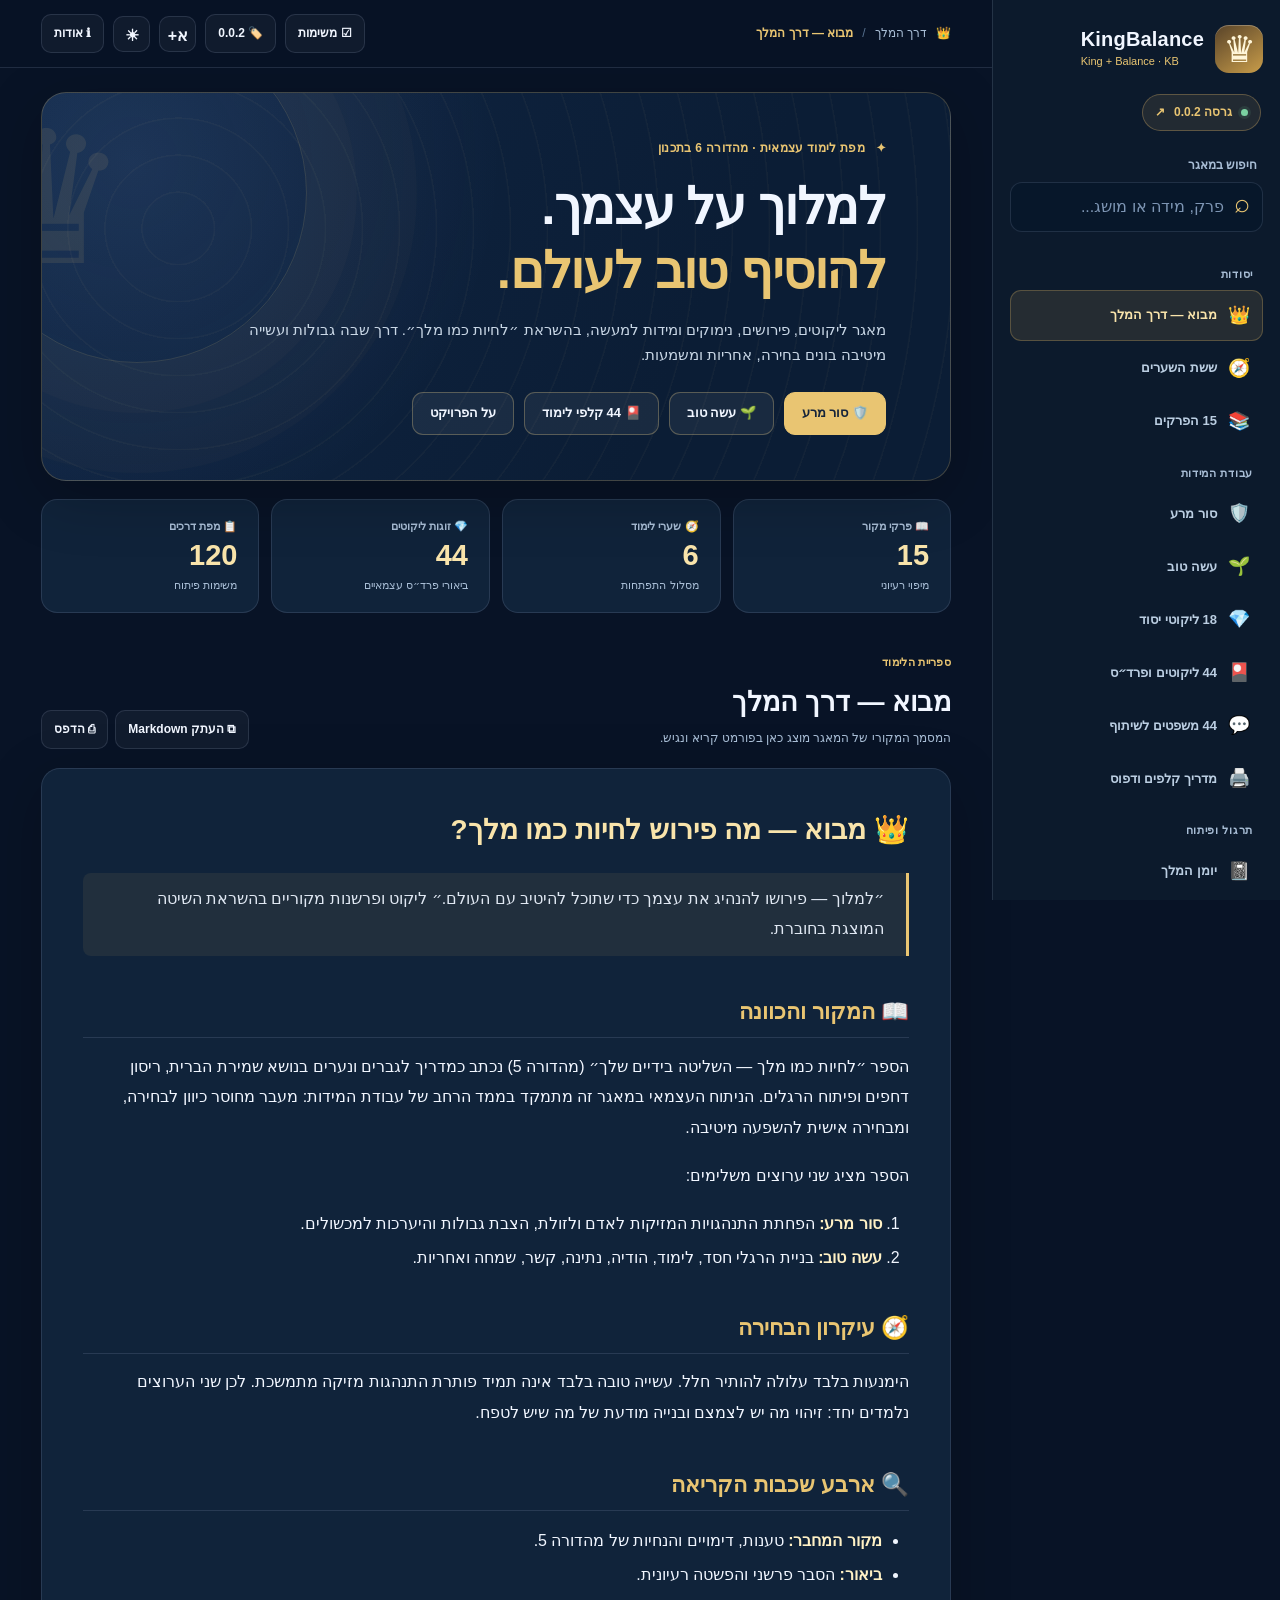
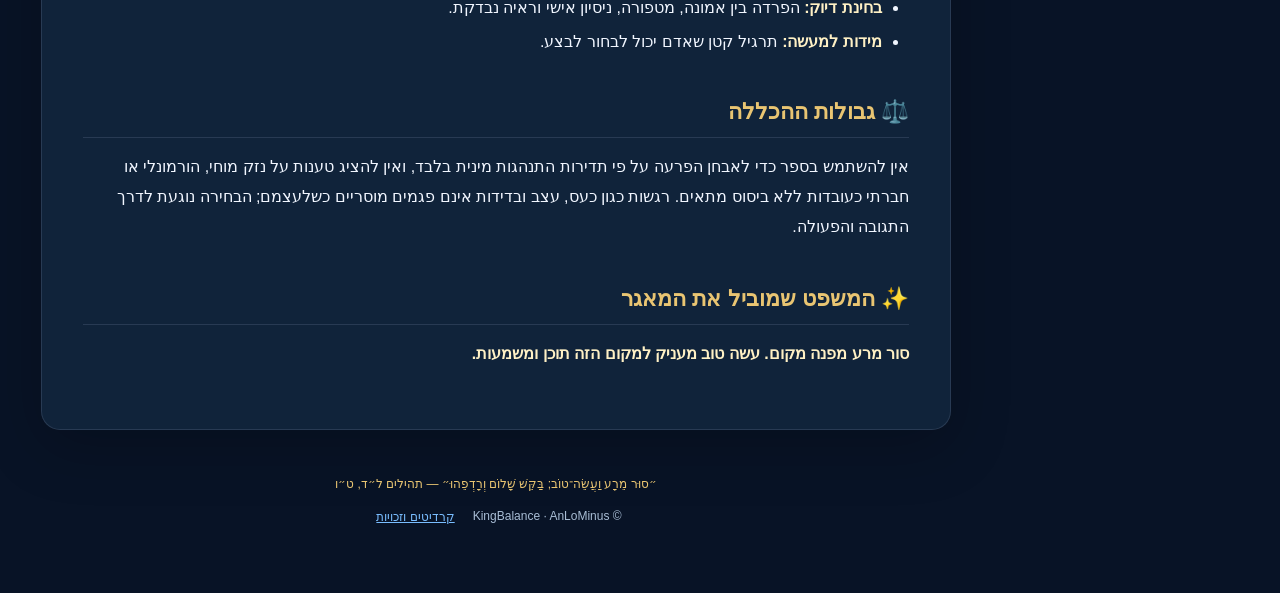
<file: index.html>
<!doctype html>
<html lang="he" dir="rtl">
<head>
  <meta charset="utf-8">
  <meta name="viewport" content="width=device-width,initial-scale=1">
  <meta name="theme-color" content="#091a31">
  <meta name="description" content="KingBalance — מאגר ליקוטים, עשה טוב וסור מרע, עם מפת 15 פרקי הספר ואפיון עצמאי למהדורה 6.">
  <title>KingBalance — דרך המלך | מאגר סור מרע ועשה טוב</title>
  <link rel="stylesheet" href="assets/style.css">
  <link rel="icon" href="assets/favicon.svg" type="image/svg+xml">
</head>
<body>
  <a class="skip-link" href="#reader">דלג לתוכן</a>
  <div class="app-shell">
    <aside class="sidebar" id="sidebar" aria-label="ניווט במסמכים">
      <div class="sidebar-head">
        <a href="#/intro" class="brand" aria-label="KingBalance — עמוד ראשי">
          <span class="brand-mark" aria-hidden="true">♛</span>
          <span><strong>KingBalance</strong><small>King + Balance · KB</small></span>
        </a>
        <button class="icon-button sidebar-close" id="close-sidebar" aria-label="סגור תפריט">✕</button>
      </div>
      <button type="button" id="version-sidebar" class="version-chip" aria-haspopup="dialog" aria-controls="version-modal">
        <span class="version-dot"></span> גרסה 0.0.2 <span aria-hidden="true">↗</span>
      </button>
      <div class="search-wrap">
        <label for="search-input">חיפוש במאגר</label>
        <span aria-hidden="true">⌕</span>
        <input id="search-input" type="search" placeholder="פרק, מידה או מושג..." autocomplete="off">
      </div>
      <div id="search-status" class="sr-only" role="status" aria-live="polite"></div>
      <nav id="doc-nav" class="doc-nav" aria-label="פרקי המאגר"></nav>
      <div class="sidebar-foot">
        <div class="progress-head"><span>התקדמות משימות</span><strong id="todo-small-count">—</strong></div>
        <div class="progress-bar" role="progressbar" id="todo-progress" aria-valuemin="0" aria-valuemax="100" aria-valuenow="0"><span id="todo-progress-bar"></span></div>
        <p>הסימונים נשמרים בדפדפן שלך בלבד.</p>
      </div>
    </aside>

    <div class="main-layout">
      <header class="topbar">
        <div class="topbar-start">
          <button class="icon-button mobile-menu" id="open-sidebar" aria-label="פתח ניווט">☰</button>
          <div class="breadcrumb">👑 <span>דרך המלך</span><span class="separator">/</span><strong id="breadcrumb-label">מבוא</strong></div>
        </div>
        <div class="topbar-actions">
          <button class="toolbar-button" id="todo-top" type="button" aria-haspopup="dialog" aria-controls="todo-modal">☑ <span>משימות</span></button>
          <button class="toolbar-button" id="version-top" type="button" aria-haspopup="dialog" aria-controls="version-modal">🏷️ <span>0.0.2</span></button>
          <button class="icon-button" id="font-toggle" type="button" aria-label="הגדל או הקטן טקסט" title="גודל טקסט">א+</button>
          <button class="icon-button" id="theme-toggle" type="button" aria-label="החלף מצב תצוגה" title="מצב בהיר או כהה">☀</button>
          <button class="toolbar-button about-button" id="about-top" type="button" aria-haspopup="dialog" aria-controls="about-modal">ℹ <span>אודות</span></button>
        </div>
      </header>

      <main id="reader" tabindex="-1">
        <section class="hero" aria-labelledby="hero-title">
          <div class="hero-glow" aria-hidden="true"></div>
          <div class="hero-inner">
            <div class="eyebrow"><span class="spark">✦</span> מפת לימוד עצמאית · מהדורה 6 בתכנון</div>
            <div class="hero-crown" aria-hidden="true">♛</div>
            <h1 id="hero-title">למלוך על עצמך.<br><em>להוסיף טוב לעולם.</em></h1>
            <p>מאגר ליקוטים, פירושים, נימוקים ומידות למעשה, בהשראת ״לחיות כמו מלך״. דרך שבה גבולות ועשייה מיטיבה בונים בחירה, אחריות ומשמעות.</p>
            <div class="hero-actions">
              <a class="primary-cta" href="#/sor">🛡️ סור מרע</a>
              <a class="secondary-cta" href="#/good">🌱 עשה טוב</a>
              <a class="secondary-cta" href="cards.html">🎴 44 קלפי לימוד</a>
              <button class="secondary-cta" type="button" id="about-hero">על הפרויקט</button>
            </div>
          </div>
        </section>

        <section class="metrics" aria-label="נתוני המאגר">
          <div class="metric"><span>📖 פרקי מקור</span><strong>15</strong><small>מיפוי רעיוני</small></div>
          <div class="metric"><span>🧭 שערי לימוד</span><strong>6</strong><small>מסלול התפתחות</small></div>
          <div class="metric"><span>💎 זוגות ליקוטים</span><strong>44</strong><small>ביאורי פרד״ס עצמאיים</small></div>
          <div class="metric"><span>📋 מפת דרכים</span><strong>120</strong><small>משימות פיתוח</small></div>
        </section>

        <div class="content-head">
          <div><span class="section-label">ספריית הלימוד</span><h2 id="article-title">מבוא</h2><p id="article-subtitle">בחר מסמך מתוך התפריט כדי לקרוא ולהעמיק.</p></div>
          <div class="article-actions">
            <button class="toolbar-button" id="copy-source" type="button">⧉ <span>העתק Markdown</span></button>
            <button class="toolbar-button" id="print-page" type="button">⎙ <span>הדפס</span></button>
          </div>
        </div>

        <article id="article-content" class="markdown-body" dir="rtl" aria-live="polite">
          <p class="loading">טוען את המסמך...</p>
        </article>
        <footer class="main-footer">
          <p>״סוּר מֵרָע וַעֲשֵׂה־טוֹב; בַּקֵּשׁ שָׁלוֹם וְרָדְפֵהוּ״ — תהילים ל״ד, ט״ו</p>
          <div><span>© KingBalance · AnLoMinus</span><button type="button" id="footer-about">קרדיטים וזכויות</button></div>
        </footer>
      </main>
    </div>
  </div>

  <div id="mobile-backdrop" class="mobile-backdrop" hidden></div>

  <dialog id="version-modal" class="kb-dialog" aria-labelledby="version-modal-title">
    <div class="dialog-top"><div><span class="section-label">ניהול שינויים</span><h2 id="version-modal-title">📜 יומן גרסאות</h2></div><button class="icon-button dialog-close" data-close="version-modal" aria-label="סגור">✕</button></div>
    <div class="dialog-content markdown-body" id="version-content"></div>
  </dialog>
  <dialog id="todo-modal" class="kb-dialog large-dialog" aria-labelledby="todo-modal-title">
    <div class="dialog-top"><div><span class="section-label">מפת פיתוח מתמשכת</span><h2 id="todo-modal-title">☑ 120 משימות</h2></div><button class="icon-button dialog-close" data-close="todo-modal" aria-label="סגור">✕</button></div>
    <p class="dialog-hint">סימון כאן אישי ושמור בדפדפן. כדי לעדכן את המאגר לכל המשתמשים, ערכו את TODO.md בגיטהאב.</p>
    <div class="dialog-content markdown-body" id="todo-content"></div>
  </dialog>
  <dialog id="about-modal" class="kb-dialog" aria-labelledby="about-modal-title">
    <div class="dialog-top"><div><span class="section-label">פרויקט עצמאי</span><h2 id="about-modal-title">👑 אודות וקרדיטים</h2></div><button class="icon-button dialog-close" data-close="about-modal" aria-label="סגור">✕</button></div>
    <div class="about-content">
      <div class="about-seal">♛</div>
      <h3>KingBalance · KB</h3>
      <p>לימוד, ליקוט ואפיון עצמאי למידות טובות ולהתפתחות אישית, בהשראת הספר ״לחיות כמו מלך״ — מהדורה 5.</p>
      <p class="notice">אינו מהדורה רשמית או עיבוד מורשה של הספר המקורי. זכויות חוברת המקור שמורות ל״לחיות כמו מלך״ — <a href="https://kingslife.org" target="_blank" rel="noopener noreferrer">kingslife.org</a>.</p>
      <h4>יוזמה וקרדיטים</h4>
      <p><strong>לאון יעקובוב · AnLoMinus / Cyber Shamanic</strong></p>
      <div class="contact-links">
        <a href="https://github.com/AnLoMinus" target="_blank" rel="noopener noreferrer">GitHub</a>
        <a href="https://www.linkedin.com/in/anlominus/" target="_blank" rel="noopener noreferrer">LinkedIn</a>
        <a href="https://www.facebook.com/AnlominusX" target="_blank" rel="noopener noreferrer">Facebook</a>
        <a href="https://codepen.io/Anlominus" target="_blank" rel="noopener noreferrer">CodePen</a>
        <a href="mailto:GlobalElite8200@gmail.com">✉ דוא״ל</a>
        <a href="https://wa.me/972543285967" target="_blank" rel="noopener noreferrer">💬 054-328-5967</a>
        <a href="https://wa.me/972535366687" target="_blank" rel="noopener noreferrer">💬 053-536-6687</a>
      </div>
      <p class="about-date">מהדורת מאגר 0.0.2 · 31.10.2026 · כ׳ בחשוון ה׳תשפ״ז</p>
    </div>
  </dialog>
  <div id="toast" class="toast" role="status" aria-live="polite"></div>
  <script type="module" src="assets/app.js"></script>
</body>
</html>
</file>
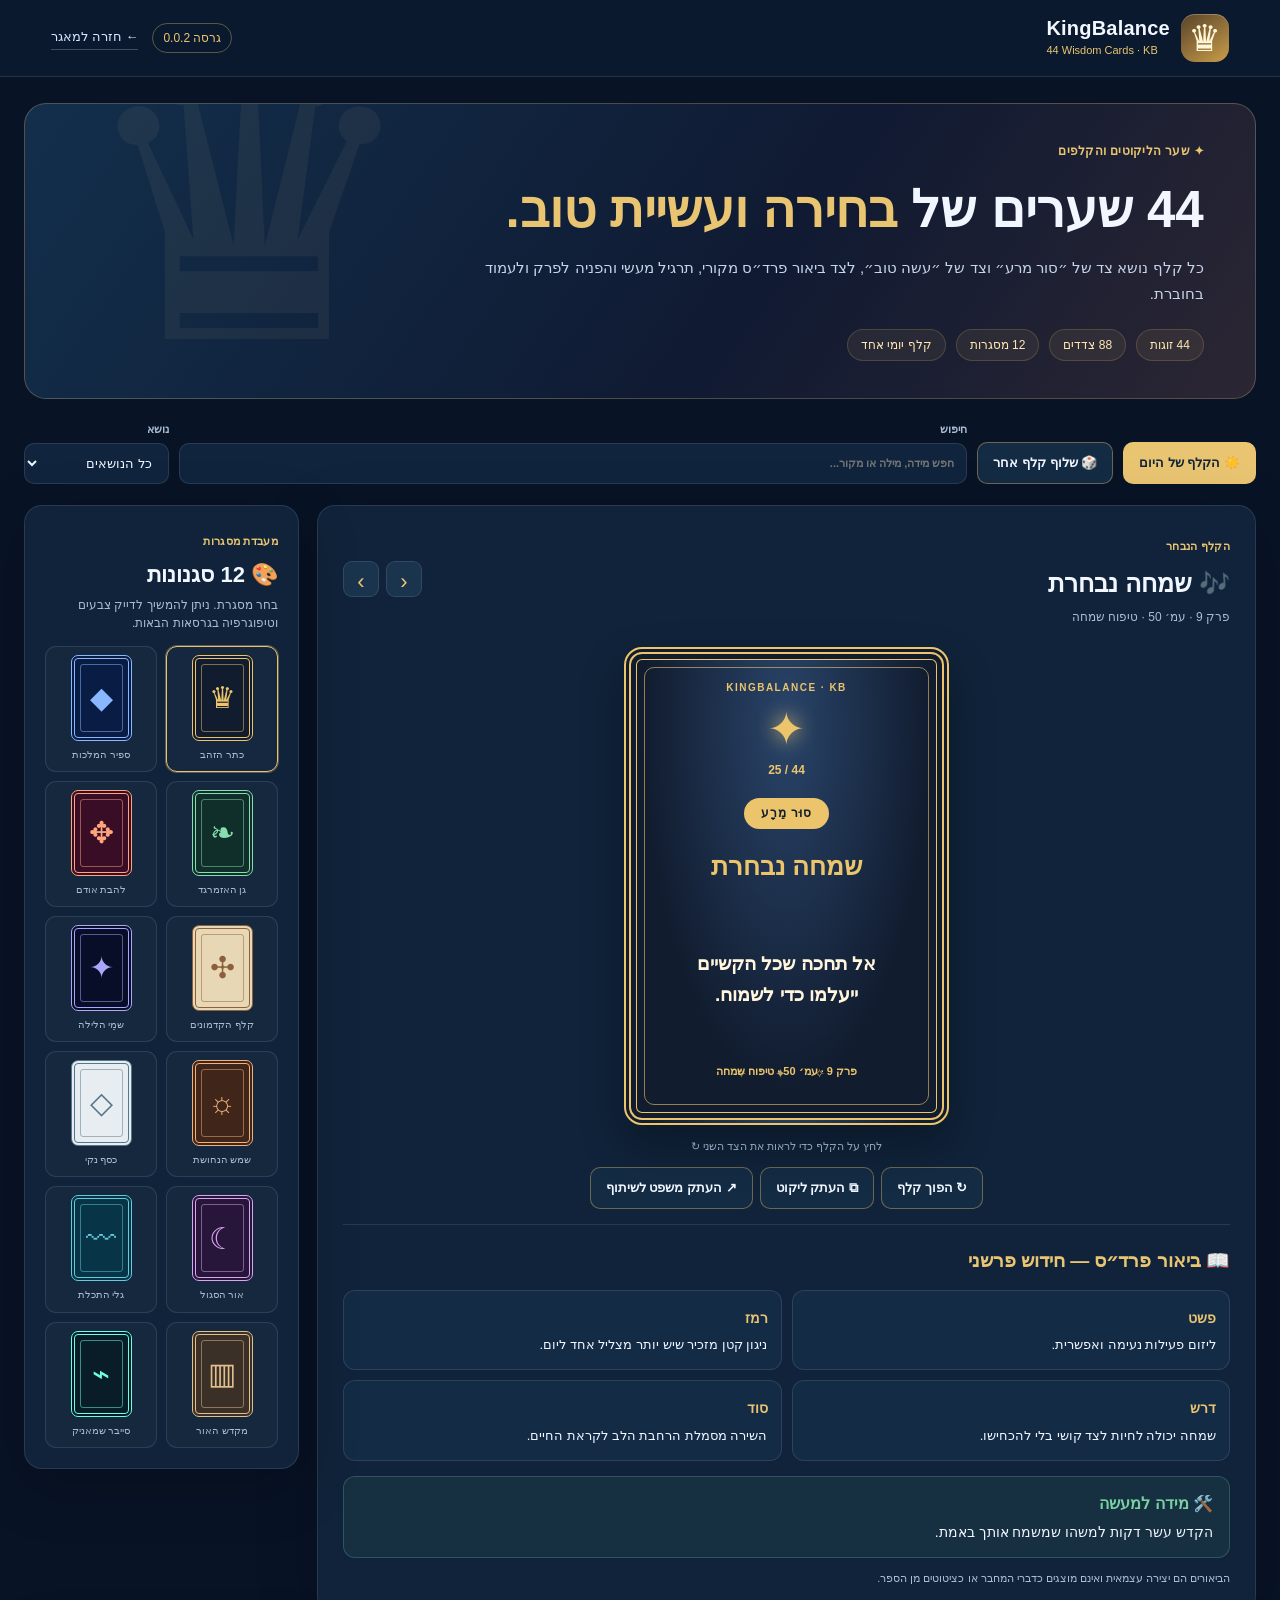
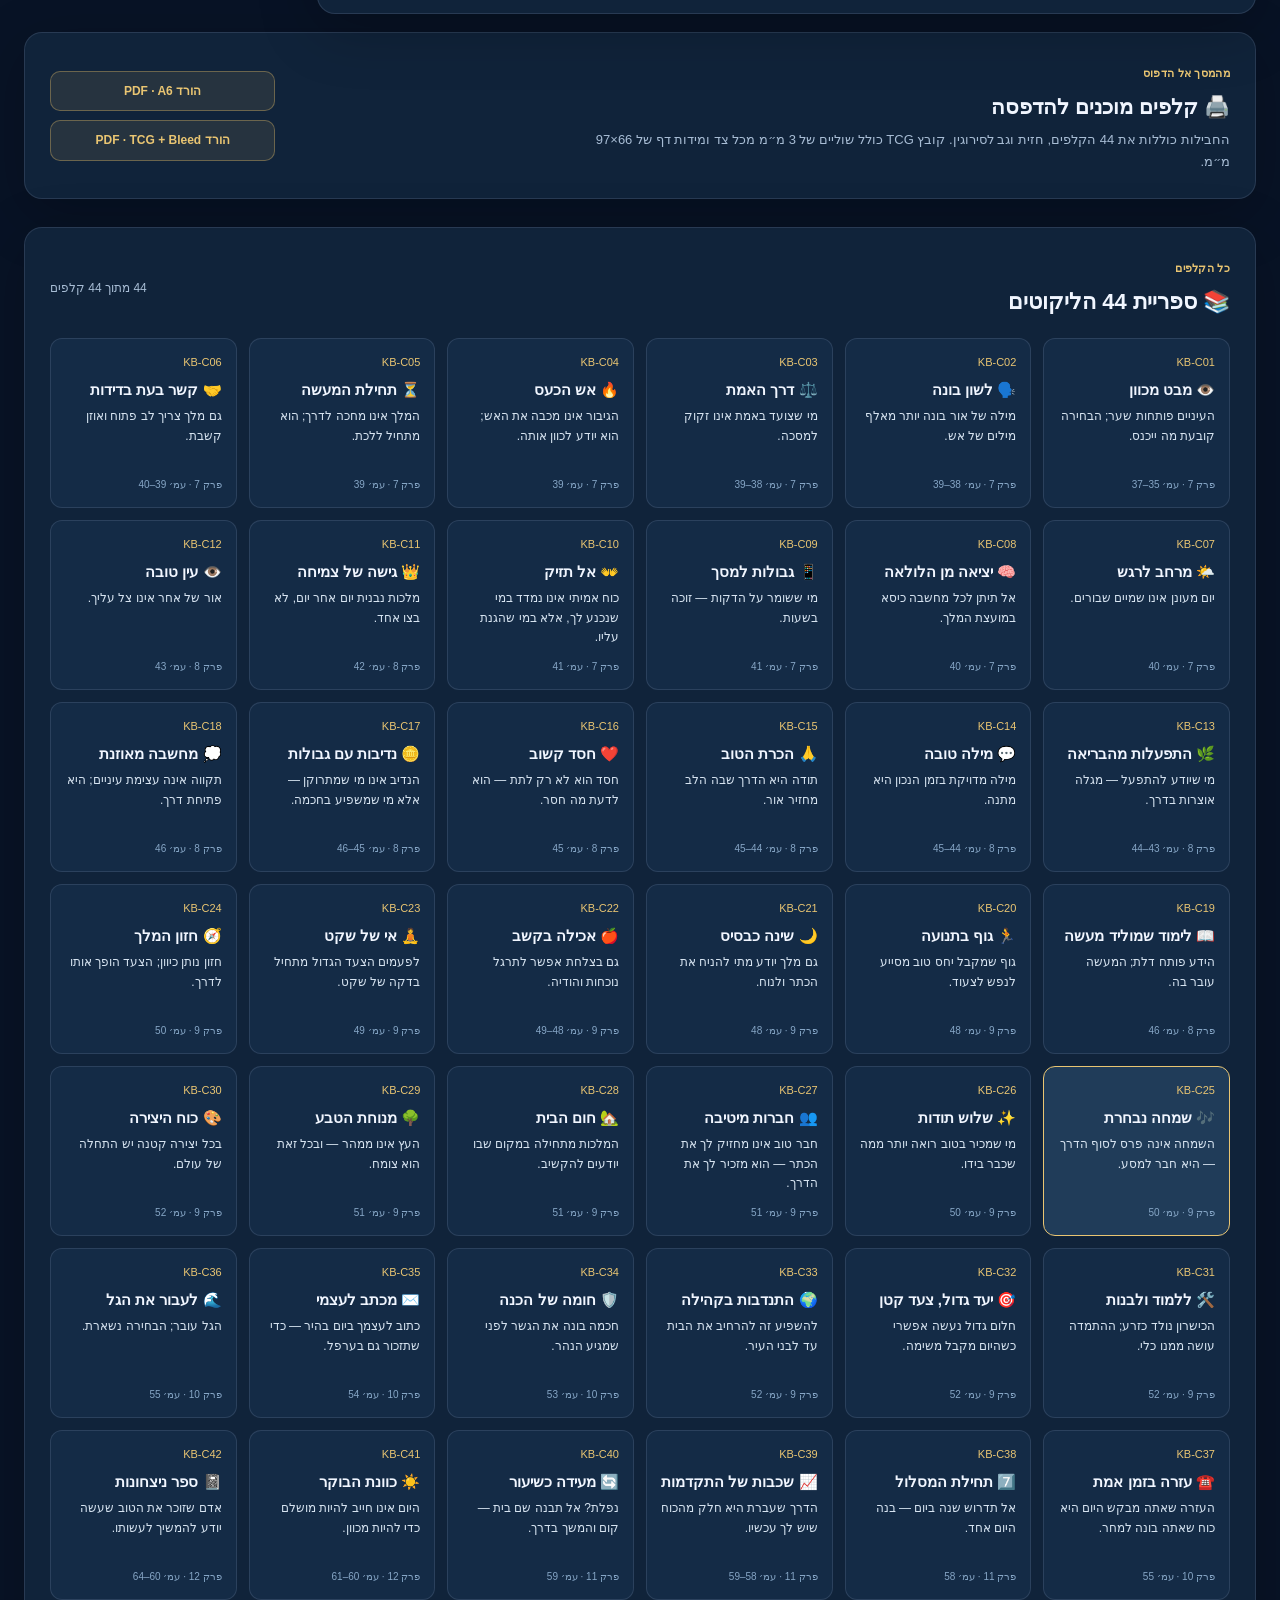
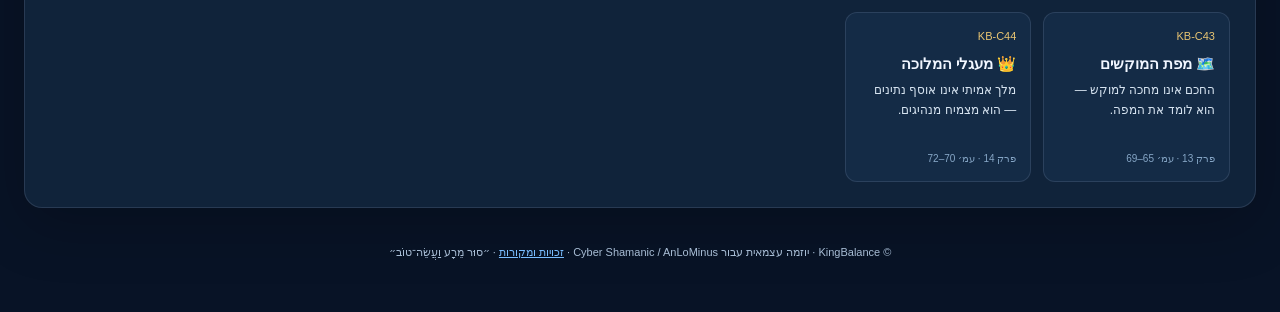
<file: cards.html>
<!doctype html>
<html lang="he" dir="rtl">
<head>
  <meta charset="utf-8">
  <meta name="viewport" content="width=device-width,initial-scale=1">
  <meta name="theme-color" content="#091a31">
  <meta name="description" content="44 קלפי KingBalance דו־צדדיים עם 12 סגנונות, פירוש פרד״ס ומנגנון קלף יומי.">
  <title>44 קלפי דרך המלך · KingBalance 0.0.2</title>
  <link rel="stylesheet" href="assets/style.css">
  <link rel="stylesheet" href="assets/cards.css">
  <link rel="icon" href="assets/favicon.svg" type="image/svg+xml">
</head>
<body>
  <a class="skip-link" href="#deck-main">דלג לקלפים</a>
  <header class="cards-topbar">
    <a class="brand" href="index.html"><span class="brand-mark">♛</span><span><strong>KingBalance</strong><small>44 Wisdom Cards · KB</small></span></a>
    <div class="cards-top-actions"><span class="cards-version">גרסה 0.0.2</span><a href="index.html" class="back-link">← חזרה למאגר</a></div>
  </header>
  <main id="deck-main" class="cards-app">
    <section class="cards-hero">
      <div class="eyebrow">✦ שער הליקוטים והקלפים</div>
      <h1>44 שערים של <em>בחירה ועשיית טוב.</em></h1>
      <p>כל קלף נושא צד של ״סור מרע״ וצד של ״עשה טוב״, לצד ביאור פרד״ס מקורי, תרגיל מעשי והפניה לפרק ולעמוד בחוברת.</p>
      <div class="hero-stat"><span>44 זוגות</span><span>88 צדדים</span><span>12 מסגרות</span><span>קלף יומי אחד</span></div>
    </section>

    <div class="cards-controlbar">
      <button id="daily-pick" class="cards-primary" type="button">☀️ הקלף של היום</button>
      <button id="random-pick" class="cards-secondary" type="button">🎲 שלוף קלף אחר</button>
      <label class="cards-search-label">חיפוש <input type="search" id="card-search" placeholder="חפש מידה, מילה או מקור..."></label>
      <label class="cards-select-label">נושא <select id="category-filter"><option value="">כל הנושאים</option></select></label>
    </div>

    <div class="cards-layout">
      <section class="featured-panel" aria-labelledby="selected-heading">
        <div class="selected-header">
          <div><span class="section-label">הקלף הנבחר</span><h2 id="selected-heading">טוען קלפים...</h2><p id="selected-source"></p></div>
          <div class="deck-nav-buttons"><button id="prev-card" title="הקודם" aria-label="קלף קודם">‹</button><button id="next-card" title="הבא" aria-label="קלף הבא">›</button></div>
        </div>

        <div class="featured-card-wrap">
          <button class="card-flip-button" id="card-flip" aria-pressed="false" aria-label="הפוך בין חזית וגב הקלף">
            <div id="card-preview" class="card-preview frame-style-1">
              <div class="card-rotator">
                <div class="card-surface card-front">
                  <span class="card-topline">KINGBALANCE · KB</span>
                  <div class="card-ornament">✦</div>
                  <span class="card-number" id="front-id">01 / 44</span>
                  <span class="card-face-badge">סוּר מֵרָע</span>
                  <h3 id="front-title">מבט מכוון</h3>
                  <p class="card-quote" id="front-quote"></p>
                  <span class="card-bottomline" id="front-source"></span>
                </div>
                <div class="card-surface card-back">
                  <span class="card-topline">KINGBALANCE · KB</span>
                  <span class="card-face-badge good-badge">עֲשֵׂה טוֹב</span>
                  <h3 id="back-title"></h3>
                  <p class="card-quote" id="back-quote"></p>
                  <div class="card-brief-pardes" id="back-pardes"></div>
                  <span class="card-bottomline" id="back-source"></span>
                </div>
              </div>
            </div>
          </button>
          <p class="flip-hint">לחץ על הקלף כדי לראות את הצד השני <span aria-hidden="true">↻</span></p>
          <div class="selected-actions">
            <button class="cards-secondary" id="flip-cta">↻ הפוך קלף</button>
            <button class="cards-secondary" id="copy-card">⧉ העתק ליקוט</button>
            <button class="cards-secondary" id="share-card">↗ העתק משפט לשיתוף</button>
          </div>
        </div>
        <div class="pardes-detail">
          <h3>📖 ביאור פרד״ס — חידוש פרשני</h3>
          <div class="pardes-grid" id="pardes-grid"></div>
          <div class="practice-box"><strong>🛠️ מידה למעשה</strong><p id="practice-text"></p></div>
          <p class="origin-note">הביאורים הם יצירה עצמאית ואינם מוצגים כדברי המחבר או כציטוטים מן הספר.</p>
        </div>
      </section>

      <aside class="styles-panel" aria-labelledby="styles-heading">
        <div class="styles-head"><span class="section-label">מעבדת מסגרות</span><h2 id="styles-heading">🎨 12 סגנונות</h2><p>בחר מסגרת. ניתן להמשיך לדייק צבעים וטיפוגרפיה בגרסאות הבאות.</p></div>
        <div id="style-gallery" class="style-gallery"></div>
      </aside>
    </div>

    <section class="print-panel">
      <div><span class="section-label">מהמסך אל הדפוס</span><h2>🖨️ קלפים מוכנים להדפסה</h2><p>החבילות כוללות את 44 הקלפים, חזית וגב לסירוגין. קובץ TCG כולל שוליים של 3 מ״מ מכל צד ומידות דף של 66×97 מ״מ.</p></div>
      <div class="print-links">
        <a href="print/KingBalance-A6-Duplex.pdf" download>הורד PDF · A6</a>
        <a href="print/KingBalance-TCG-60x91-3mm-bleed.pdf" download>הורד PDF · TCG + Bleed</a>
      </div>
    </section>

    <section class="collection-section">
      <div class="collection-head"><div><span class="section-label">כל הקלפים</span><h2>📚 ספריית 44 הליקוטים</h2></div><span id="results-count">44 קלפים</span></div>
      <div class="cards-grid" id="cards-grid"></div>
    </section>
    <footer class="cards-footer">© KingBalance · יוזמה עצמאית עבור Cyber Shamanic / AnLoMinus · <a href="ATTRIBUTION.md">זכויות ומקורות</a> · ״סוּר מֵרָע וַעֲשֵׂה־טוֹב״</footer>
  </main>
  <div id="cards-toast" class="toast" aria-live="polite" role="status"></div>
  <script type="module" src="assets/cards.js"></script>
</body>
</html>
</file>
<file: assets/style.css>
:root {
  color-scheme: dark;
  --bg:#081326;
  --sidebar:#0c1a2c;
  --panel:#10233a;
  --panel-2:#142b46;
  --border:rgba(197,216,243,.13);
  --text:#f1f6ff;
  --muted:#a8bdd5;
  --gold:#e9c572;
  --gold-2:#f9e4ab;
  --blue:#79bdff;
  --green:#7ad1a1;
  --red:#ffa09b;
  --shadow:0 16px 60px rgba(0,0,0,.22);
  --read-size:1rem;
}
* { box-sizing:border-box; }
html { scroll-behavior:smooth; }
body { margin:0; background:var(--bg); color:var(--text); font-family:Arial,"Noto Sans Hebrew","Segoe UI",sans-serif; line-height:1.72; }
button,input { font:inherit; }
button { cursor:pointer; }
a { color:var(--blue); }
button:focus-visible,a:focus-visible,input:focus-visible { outline:3px solid var(--gold); outline-offset:3px; }
.sr-only { position:absolute!important; width:1px;height:1px;padding:0;margin:-1px;overflow:hidden;clip:rect(0,0,0,0);white-space:nowrap;border:0; }
.skip-link { position:fixed; top:-80px;right:15px;z-index:9999; padding:8px 16px;background:var(--gold);color:#071326; }
.skip-link:focus { top:12px; }
.app-shell { display:flex; min-height:100vh; }
.sidebar { width:288px; flex:0 0 288px; position:sticky;top:0;height:100vh;overflow-y:auto;background:var(--sidebar);border-left:1px solid var(--border);display:flex;flex-direction:column;padding:25px 17px 18px;z-index:30;scrollbar-width:thin; }
.sidebar-head { display:flex;align-items:center;justify-content:space-between;margin-bottom:14px; }
.brand { display:flex;align-items:center;gap:11px;text-decoration:none;color:var(--text); }
.brand-mark { display:grid;place-items:center;width:48px;height:48px;border-radius:14px;background:linear-gradient(145deg,#584329,#c99d4a);color:#fff6d9;box-shadow:inset 0 1px rgba(255,255,255,.25);font-size:37px;line-height:1; }
.brand strong { display:block;font-size:20px;letter-spacing:.2px;line-height:1.25; }
.brand small { display:block;color:var(--gold);font-size:11px;direction:ltr;text-align:left; }
.version-chip { display:flex;align-items:center;justify-content:center;gap:9px;color:var(--gold);background:rgba(232,189,106,.1);border:1px solid rgba(232,189,106,.3);border-radius:999px;font-size:12px;font-weight:bold;padding:7px 12px;margin:7px 2px 24px;align-self:flex-start; }
.version-chip:hover { background:rgba(232,189,106,.19); }
.version-dot { width:7px;height:7px;border-radius:50%;background:var(--green);box-shadow:0 0 0 3px rgba(122,209,161,.1); }
.search-wrap { position:relative;margin-bottom:16px; }
.search-wrap label { display:block;color:var(--muted);font-size:12px;font-weight:700;margin:0 6px 7px; }
.search-wrap>span { position:absolute;right:13px;bottom:5px;color:var(--gold);font-size:27px; }
.search-wrap input { display:block;width:100%;padding:10px 38px 10px 8px;border-radius:12px;border:1px solid var(--border);background:#07172a;color:var(--text);outline:none; }
.search-wrap input::placeholder { color:#7d95b3; }
.search-wrap input:focus { border-color:var(--gold); }
.doc-nav { flex:1; }
.nav-group-title { margin:17px 10px 6px;font-size:11px;color:var(--muted);font-weight:bold;letter-spacing:.7px; }
.doc-link { width:100%;border:1px solid transparent;display:flex;align-items:center;gap:11px;background:transparent;border-radius:11px;text-align:right;color:#bbcee2;padding:9px 12px;margin:2px 0;text-decoration:none;transition:background .15s; }
.doc-link .nav-emoji { font-size:18px; }
.doc-link .nav-title { flex:1;font-size:13px;font-weight:600; }
.doc-link:hover { background:rgba(255,255,255,.045);color:var(--text); }
.doc-link.active { background:rgba(220,178,97,.12);border-color:rgba(220,178,97,.28);color:var(--gold-2); }
.sidebar-foot { border-top:1px solid var(--border);padding:16px 9px 0;margin-top:20px; }
.progress-head { display:flex;justify-content:space-between;font-size:12px;color:var(--muted); }
.progress-head strong { color:var(--gold); }
.progress-bar { height:6px;background:#1e3752;border-radius:20px;overflow:hidden;margin:10px 0; }
.progress-bar span { display:block;height:100%;width:0;background:linear-gradient(90deg,#62c992,#b9eec5);transition:width .25s; }
.sidebar-foot p { color:#8098b2;font-size:10px;margin:0; }
.main-layout { min-width:0;flex:1; }
.topbar { position:sticky;top:0;z-index:20;height:68px;background:rgba(8,19,38,.91);border-bottom:1px solid var(--border);backdrop-filter:blur(14px);display:flex;align-items:center;justify-content:space-between;gap:14px;padding:0 clamp(18px,3.2vw,55px); }
.topbar-start,.topbar-actions { display:flex;align-items:center;gap:9px; }
.breadcrumb { display:flex;align-items:center;gap:9px;font-size:12px;color:var(--muted); }
.breadcrumb strong { color:var(--gold); }
.separator { color:#587391; }
.toolbar-button,.icon-button { border:1px solid var(--border);border-radius:10px;background:rgba(255,255,255,.04);color:var(--text);padding:8px 12px;font-size:12px;font-weight:600;white-space:nowrap; }
.toolbar-button:hover,.icon-button:hover { background:rgba(255,255,255,.09); }
.icon-button { min-width:37px;height:36px;padding:5px;font-size:16px; }
.mobile-menu,.sidebar-close { display:none; }
main { max-width:1400px;margin:0 auto;padding:24px clamp(18px,3.2vw,55px) 32px; }
.hero { position:relative;isolation:isolate;overflow:hidden;border:1px solid rgba(222,184,100,.25);background:radial-gradient(circle at 10% 18%,rgba(112,150,217,.14),transparent 42%),linear-gradient(115deg,#102644,#0b1d35 70%);border-radius:25px;min-height:330px;box-shadow:var(--shadow); }
.hero:after { content:"";position:absolute;inset:0;z-index:-1;background:repeating-radial-gradient(circle at 15% 35%,transparent 0 35px,rgba(241,208,138,.035) 36px 37px); }
.hero-glow { position:absolute;left:-75px;top:-70px;width:340px;height:340px;border-radius:50%;border:1px solid rgba(232,198,124,.15);box-shadow:0 0 0 50px rgba(232,198,124,.02),0 0 0 110px rgba(232,198,124,.02);pointer-events:none; }
.hero-inner { position:relative;padding:45px clamp(24px,5vw,66px);max-width:790px; }
.eyebrow { color:var(--gold);font-size:12px;font-weight:bold;letter-spacing:.3px;margin-bottom:16px; }
.spark { margin-left:7px; }
.hero-crown { position:absolute;left:-25%;top:14px;font-size:185px;opacity:.1;color:var(--gold);line-height:1;pointer-events:none; }
.hero h1 { font-size:clamp(30px,4vw,55px);line-height:1.25;letter-spacing:-1.2px;margin:0 0 14px;font-weight:800; }
.hero h1 em { color:var(--gold);font-style:normal; }
.hero p { color:#c9d7e6;max-width:645px;margin:0 0 24px;font-size:15px; }
.hero-actions { display:flex;flex-wrap:wrap;gap:10px; }
.primary-cta,.secondary-cta { border-radius:11px;padding:9px 17px;display:inline-flex;align-items:center;justify-content:center;font-weight:700;text-decoration:none;font-size:13px;border:1px solid rgba(237,207,136,.3); }
.primary-cta { background:var(--gold);color:#15243a;border-color:var(--gold); }
.secondary-cta { background:rgba(255,255,255,.06);color:var(--text); }
.primary-cta:hover { background:#f8dd97; }
.secondary-cta:hover { background:rgba(255,255,255,.12); }
.metrics { display:grid;grid-template-columns:repeat(4,minmax(0,1fr));gap:12px;margin:18px 0 34px; }
.metric { padding:17px 21px;border:1px solid var(--border);border-radius:16px;background:var(--panel); }
.metric>span { font-size:11px;color:var(--muted);font-weight:600;display:block; }
.metric strong { font-size:29px;color:var(--gold-2);display:block;line-height:1.4; }
.metric small { font-size:11px;color:var(--muted);display:block; }
.content-head { display:flex;align-items:end;justify-content:space-between;gap:20px;margin-bottom:19px; }
.section-label { font-size:11px;color:var(--gold);font-weight:bold;letter-spacing:.3px; }
.content-head h2 { font-size:27px;margin:4px 0 3px; }
.content-head p { font-size:12px;color:var(--muted);margin:0; }
.article-actions { display:flex;gap:7px; }
.markdown-body { font-size:var(--read-size);background:var(--panel);border:1px solid var(--border);border-radius:19px;padding:clamp(23px,3.2vw,46px);box-shadow:var(--shadow);min-height:430px;overflow-wrap:anywhere; }
.markdown-body h1 { font-size:1.75em;color:var(--gold-2);margin:0 0 .85em;line-height:1.4; }
.markdown-body h2 { font-size:1.4em;color:var(--gold);margin:1.8em 0 .6em;border-bottom:1px solid var(--border);padding-bottom:.4em;line-height:1.45; }
.markdown-body h3 { font-size:1.12em;color:var(--blue);margin:1.5em 0 .5em; }
.markdown-body h4 { font-size:1em;color:var(--gold-2);margin:1.3em 0 .4em; }
.markdown-body p { margin:.7em 0 1.15em;line-height:1.9; }
.markdown-body strong { color:#fff1c5; }
.markdown-body blockquote { border-right:3px solid var(--gold);margin:1.3em 0;padding:.5em 1.2em;background:rgba(225,186,105,.08);border-radius:8px 0 0 8px;color:#e0e8f3; }
.markdown-body blockquote p { margin:.2em; }
.markdown-body ul,.markdown-body ol { padding-right:1.7em;padding-left:0; }
.markdown-body li { margin:.38em 0; }
.markdown-body hr { border:0;border-top:1px solid var(--border);margin:26px 0; }
.markdown-body a { text-underline-offset:3px; }
.markdown-body code { direction:ltr;unicode-bidi:embed;background:#07182b;border-radius:5px;color:#b6d9ff;padding:2px 6px; }
.markdown-body pre { direction:ltr;overflow:auto;text-align:left;background:#061323;border-radius:10px;padding:18px; }
.markdown-body pre code { background:none;padding:0; }
.table-wrap { overflow-x:auto;width:100%;margin:19px 0 25px;border:1px solid var(--border);border-radius:12px; }
.markdown-body table { width:100%;border-collapse:collapse;font-size:.9em;min-width:490px; }
.markdown-body th { background:#1b3554;color:var(--gold-2);text-align:right;padding:12px 13px;font-weight:700; }
.markdown-body td { border-top:1px solid var(--border);padding:11px 13px;vertical-align:top; }
.markdown-body tr:nth-child(even) td { background:rgba(255,255,255,.015); }
.markdown-body tr:hover td { background:rgba(125,169,219,.055); }
.markdown-body .check-list { list-style:none;padding-right:0; }
.markdown-body .check-list label { display:flex;align-items:flex-start;gap:9px;cursor:pointer; }
.markdown-body .check-list input { accent-color:#dfba6a;width:17px;height:17px;margin-top:7px;flex:none; }
.markdown-body .check-list li { padding:4px 0; }
.markdown-body .check-list li.checked span { color:var(--muted);text-decoration:line-through; }
.loading { color:var(--muted); }
.main-footer { color:var(--muted);text-align:center;padding:32px 15px;font-size:12px; }
.main-footer p { color:var(--gold); }
.main-footer div { display:flex;justify-content:center;gap:12px; }
.main-footer button { color:var(--blue);border:0;background:none;text-decoration:underline;cursor:pointer; }
.kb-dialog { position:fixed;top:50%;left:50%;transform:translate(-50%,-50%);width:min(660px,calc(100vw - 26px));max-height:89vh;margin:0;padding:0;border:1px solid rgba(224,188,113,.33);border-radius:20px;color:var(--text);background:var(--sidebar);box-shadow:0 25px 110px rgba(0,0,0,.65); }
.kb-dialog::backdrop { background:rgba(0,5,14,.77);backdrop-filter:blur(5px); }
.large-dialog { width:min(950px,calc(100vw - 26px)); }
.dialog-top { display:flex;justify-content:space-between;align-items:center;gap:10px;padding:18px 23px;border-bottom:1px solid var(--border);position:sticky;top:0;background:var(--sidebar);z-index:1; }
.dialog-top h2 { margin:0;font-size:22px; }
.dialog-content { max-height:calc(89vh - 85px);overflow:auto;padding:25px;box-shadow:none;border:0;border-radius:0;min-height:0; }
.dialog-hint { margin:14px 25px 0;font-size:12px;color:var(--muted); }
.large-dialog .dialog-content { max-height:calc(89vh - 137px); }
.about-content { padding:18px 26px 27px;max-height:calc(89vh - 80px);overflow-y:auto; }
.about-seal { width:67px;height:67px;border-radius:17px;background:linear-gradient(135deg,#5a4021,#d0aa58);color:white;display:grid;place-items:center;font-size:54px;margin:2px 0 12px; }
.about-content h3 { margin:0;color:var(--gold);font-size:23px; }
.about-content h4 { color:var(--gold);margin-bottom:7px; }
.about-content p { margin:9px 0;color:#d6e0ed;font-size:14px; }
.about-content .notice { padding:13px;border:1px solid var(--border);border-radius:10px;background:var(--panel);font-size:12px; }
.contact-links { display:flex;flex-wrap:wrap;gap:8px;margin:10px 0; }
.contact-links a { text-decoration:none;border:1px solid var(--border);background:var(--panel);border-radius:8px;padding:7px 12px;font-size:12px; }
.about-date { font-size:11px!important;color:var(--muted)!important;margin-top:16px!important; }
.toast { position:fixed;bottom:22px;left:22px;z-index:100;opacity:0;transform:translateY(10px);pointer-events:none;background:#284c40;color:#e4ffec;border:1px solid rgba(150,229,181,.3);padding:10px 17px;border-radius:9px;transition:.25s;box-shadow:var(--shadow); }
.toast.visible { opacity:1;transform:none; }
.mobile-backdrop { display:none; }
.empty-search { padding:14px;font-size:13px;color:var(--muted); }
[data-theme="light"] { color-scheme:light;--bg:#f3f6fa;--sidebar:#edf3fa;--panel:#fff;--panel-2:#f5f8fc;--border:rgba(33,55,84,.18);--text:#14283c;--muted:#526780;--gold:#906618;--gold-2:#744e0f;--blue:#17559f;--green:#16764a;--red:#ad3030;--shadow:0 12px 36px rgba(31,58,83,.08); }
[data-theme="light"] .topbar { background:rgba(244,247,251,.93); }
[data-theme="light"] .search-wrap input { background:white; }
[data-theme="light"] .doc-link { color:#35516b; }
[data-theme="light"] .doc-link.active { color:#80570f; }
[data-theme="light"] .metric strong { color:#80570f; }
[data-theme="light"] .markdown-body strong { color:#704e14; }
[data-theme="light"] .markdown-body th { background:#e7eff7;color:#233d58; }
[data-theme="light"] .markdown-body blockquote { color:#2d4663; }
[data-theme="light"] .markdown-body code { background:#edf3fa;color:#234b75; }
[data-theme="light"] .about-content p { color:#3b526b; }
[data-theme="light"] .hero { color:#fff; }
[data-theme="light"] .hero h1,[data-theme="light"] .hero p { color:#fff; }
[data-theme="light"] .hero h1 em,[data-theme="light"] .hero .eyebrow { color:#f2d48d; }
@media (max-width:1050px) {
  .sidebar { width:245px;flex-basis:245px; }
  .hero-inner { padding:35px 30px; }
  .hero-crown { left:-6%; }
  .topbar { padding:0 19px; }
  .topbar-actions { gap:5px; }
}
@media (max-width:800px) {
  .sidebar { position:fixed;right:0;top:0;bottom:0;width:min(310px,86vw);transform:translateX(110%);transition:transform .2s;box-shadow:var(--shadow); }
  .sidebar.open { transform:translateX(0); }
  .mobile-menu,.sidebar-close { display:inline-grid;place-items:center; }
  .mobile-backdrop:not([hidden]) { display:block;position:fixed;inset:0;background:rgba(0,0,0,.6);z-index:25; }
  main { padding:16px; }
  .topbar { height:60px;padding:0 14px; }
  .breadcrumb .separator,.breadcrumb strong { display:none; }
  .metrics { grid-template-columns:repeat(2,minmax(0,1fr)); }
  .hero { min-height:0; }
  .hero h1 { font-size:35px; }
  .hero-crown { display:none; }
  .content-head { align-items:start;flex-direction:column;gap:10px; }
  .article-actions { align-self:stretch; }
}
@media (max-width:490px) {
  .topbar-actions .toolbar-button span { display:none; }
  .topbar-actions .toolbar-button { min-width:35px;padding:8px; }
  .breadcrumb { font-size:11px; }
  .hero-inner { padding:25px 21px; }
  .hero h1 { font-size:29px; }
  .hero p { font-size:13px; }
  .metrics { gap:8px; }
  .metric { padding:12px; }
  .markdown-body { padding:19px 15px; }
  .dialog-content { padding:18px 13px; }
}
@media print {
  .sidebar,.topbar,.hero,.metrics,.content-head .article-actions,.main-footer,.mobile-backdrop,.kb-dialog { display:none!important; }
  body { background:white!important;color:black!important; }
  main { padding:0!important;max-width:none; }
  .content-head { display:block; }
  .markdown-body { background:white!important;color:black!important;box-shadow:none;border:0;padding:0; }
  .markdown-body h1,.markdown-body h2,.markdown-body h3,.markdown-body strong { color:black!important; }
  .markdown-body table { min-width:0; }
  .markdown-body th { color:black!important;background:#eee!important; }
}
@media (prefers-reduced-motion:reduce) {
  *,*::before,*::after { scroll-behavior:auto!important;animation:none!important;transition:none!important; }
}
</file>
<file: assets/cards.css>
.cards-topbar { min-height:76px;padding:14px max(4vw,20px);display:flex;align-items:center;justify-content:space-between;gap:15px;background:#0a192d;border-bottom:1px solid var(--border); }
.cards-top-actions { display:flex;align-items:center;gap:14px; }
.cards-version { color:var(--gold);font-size:12px;border:1px solid rgba(233,197,114,.36);padding:4px 10px;border-radius:999px; }
.back-link { color:#d4e8ff;text-decoration:none;font-size:13px;border-bottom:1px solid rgba(212,232,255,.25); }
.cards-app { max-width:1430px;margin:0 auto;padding:26px 24px 50px; }
.cards-hero { position:relative;isolation:isolate;overflow:hidden;border:1px solid rgba(245,211,142,.25);border-radius:22px;padding:37px clamp(22px,4vw,60px);background:linear-gradient(125deg,#122f4c,#101a32 60%,#2c2633); }
.cards-hero:before { content:"♛";position:absolute;left:4%;top:-95px;font-size:390px;line-height:1;color:rgba(247,218,152,.055);z-index:-1; }
.cards-hero h1 { font-size:clamp(30px,4vw,53px);line-height:1.24;margin:6px 0 14px; }
.cards-hero h1 em { color:var(--gold);font-style:normal; }
.cards-hero p { font-size:15px;color:#c6d6ea;max-width:730px;margin:0 0 22px; }
.hero-stat { display:flex;gap:10px;flex-wrap:wrap; }
.hero-stat span { color:#ffe8b3;background:rgba(228,186,100,.08);border:1px solid rgba(228,186,100,.2);padding:5px 13px;border-radius:99px;font-size:12px; }
.cards-controlbar { display:flex;align-items:end;flex-wrap:wrap;gap:10px;margin:21px 0; }
.cards-controlbar button { min-height:41px; }
.cards-primary,.cards-secondary { border-radius:10px;font-size:13px;font-weight:700;padding:9px 15px;border:1px solid rgba(235,196,107,.4); }
.cards-primary { color:#13253b;background:var(--gold); }
.cards-secondary { color:var(--text);background:#142b44; }
.cards-primary:hover { background:#ffdfa0; }
.cards-secondary:hover { background:#1d3b59; }
.cards-search-label,.cards-select-label { display:flex;flex-direction:column;gap:4px;color:var(--muted);font-size:11px;font-weight:700; }
.cards-search-label { flex:1;min-width:200px; }
.cards-search-label input,.cards-select-label select { min-height:41px;width:100%;border:1px solid var(--border);border-radius:10px;background:#10253d;color:var(--text);padding:8px 12px;outline:none; }
.cards-search-label input:focus,.cards-select-label select:focus { border-color:var(--gold); }
.cards-layout { display:grid;grid-template-columns:minmax(0,1fr) 275px;align-items:start;gap:18px; }
.featured-panel,.styles-panel,.print-panel,.collection-section { border:1px solid var(--border);border-radius:18px;background:var(--panel);box-shadow:var(--shadow); }
.featured-panel { padding:25px; }
.selected-header { display:flex;align-items:center;justify-content:space-between;gap:10px; }
.selected-header h2 { font-size:25px;margin:3px 0 2px; }
.selected-header p { color:var(--muted);font-size:12px;margin:0; }
.deck-nav-buttons { display:flex;gap:7px; }
.deck-nav-buttons button { width:36px;height:36px;border:1px solid var(--border);background:#1b344e;color:var(--gold);border-radius:9px;font-size:22px; }
.featured-card-wrap { display:flex;align-items:center;flex-direction:column;padding:20px 0 15px; }
.card-flip-button { display:block;padding:0;border:0;background:transparent;max-width:100%; }
.card-preview { width:min(325px,70vw);aspect-ratio:66/97;perspective:1200px;border-radius:18px; }
.card-rotator { position:relative;width:100%;height:100%;transition:transform .65s;transform-style:preserve-3d; }
.card-preview.flipped .card-rotator { transform:rotateY(180deg); }
.card-surface { position:absolute;inset:0;overflow:hidden;display:flex;align-items:center;flex-direction:column;padding:25px 25px 22px;backface-visibility:hidden;isolation:isolate;border-radius:18px;background:var(--card-bg);color:var(--card-ink);border:7px double var(--card-accent);box-shadow:inset 0 0 0 5px var(--card-bg),inset 0 0 0 6px var(--card-accent),0 20px 44px rgba(0,0,0,.3);text-align:center; }
.card-surface:before { content:"";position:absolute;inset:13px;pointer-events:none;border:1px solid var(--card-accent);opacity:.6;border-radius:10px;z-index:-1; }
.card-surface:after { content:"✧  ✦  ✧";position:absolute;left:0;right:0;bottom:33px;text-align:center;color:var(--card-accent);letter-spacing:12px;font-size:13px;opacity:.8; }
.card-back { transform:rotateY(180deg); }
.card-topline { direction:ltr;font-size:10px;letter-spacing:1.5px;color:var(--card-accent);font-weight:700; }
.card-ornament { font-size:46px;margin-top:9px;line-height:1;color:var(--card-accent);text-shadow:0 0 20px var(--card-accent); }
.card-number { color:var(--card-accent);font-weight:700;font-size:12px;direction:ltr;margin-top:8px; }
.card-face-badge { background:var(--card-accent);color:var(--card-bg);padding:5px 17px;border-radius:20px;margin-top:18px;font-size:12px;font-weight:800;letter-spacing:1px; }
.card-surface h3 { color:var(--card-accent);font-size:26px;line-height:1.35;margin:20px 0 13px; }
.card-quote { color:var(--card-ink);font-size:19px;font-weight:700;line-height:1.58;margin:0;flex:1;display:flex;align-items:center;justify-content:center;text-wrap:balance; }
.card-bottomline { color:var(--card-accent);font-size:11px;font-weight:bold;margin-top:auto;margin-bottom:15px; }
.card-back .card-face-badge { margin-top:14px; }
.card-back h3 { font-size:21px;margin:13px 0 5px; }
.card-back .card-quote { font-size:15px;flex:0 0 auto;min-height:78px; }
.card-brief-pardes { text-align:right;width:100%;display:grid;gap:6px;margin-top:13px;flex:1;align-content:start; }
.card-brief-pardes div { border-top:1px solid color-mix(in srgb,var(--card-accent) 35%,transparent);padding-top:4px;font-size:10px;line-height:1.5; }
.card-brief-pardes strong { color:var(--card-accent);margin-left:5px; }
.flip-hint { font-size:11px;color:var(--muted);margin:12px 0 5px; }
.selected-actions { display:flex;flex-wrap:wrap;justify-content:center;gap:7px;margin:6px 0 0; }
.pardes-detail { padding-top:20px;border-top:1px solid var(--border); }
.pardes-detail h3 { color:var(--gold);font-size:19px;margin:0 0 12px; }
.pardes-grid { display:grid;grid-template-columns:repeat(2,minmax(0,1fr));gap:10px; }
.pardes-cell { padding:13px;border-radius:12px;background:var(--panel-2);border:1px solid var(--border); }
.pardes-cell strong { color:var(--gold);font-size:14px; }
.pardes-cell p { color:var(--text);font-size:13px;line-height:1.6;margin:4px 0 0; }
.practice-box { margin-top:15px;padding:13px 16px;background:rgba(110,208,163,.07);border:1px solid rgba(110,208,163,.25);border-radius:12px; }
.practice-box strong { color:var(--green); }
.practice-box p { margin:3px 0 0;font-size:14px; }
.origin-note { color:var(--muted);font-size:11px;margin:11px 0 0; }
.styles-panel { padding:20px;position:sticky;top:16px; }
.styles-head h2 { margin:2px 0 2px;font-size:22px; }
.styles-head p { color:var(--muted);font-size:12px;line-height:1.5;margin:0 0 14px; }
.style-gallery { display:grid;grid-template-columns:repeat(2,minmax(0,1fr));gap:9px; }
.style-choice { display:flex;flex-direction:column;align-items:center;gap:5px;border:1px solid var(--border);border-radius:11px;padding:8px 5px;background:rgba(255,255,255,.025);color:var(--text); }
.style-choice.active { border-color:var(--gold);box-shadow:0 0 0 1px rgba(235,196,107,.35); }
.style-swatch { width:61px;height:86px;border:4px double var(--card-accent);border-radius:7px;background:var(--card-bg);display:grid;place-items:center;position:relative;color:var(--card-accent);font-size:30px; }
.style-swatch:after { content:"";position:absolute;inset:5px;border:1px solid var(--card-accent);opacity:.5;border-radius:3px; }
.style-choice span:last-child { font-size:10px;color:var(--muted); }
.print-panel { display:flex;justify-content:space-between;align-items:center;gap:20px;margin:18px 0 28px;padding:25px; }
.print-panel h2 { margin:3px 0;font-size:21px; }
.print-panel p { color:var(--muted);margin:4px 0 0;max-width:650px;font-size:13px; }
.print-links { display:grid;gap:9px;min-width:225px; }
.print-links a { text-align:center;background:rgba(235,196,107,.1);border:1px solid rgba(235,196,107,.35);padding:9px 15px;border-radius:10px;color:var(--gold);text-decoration:none;font-weight:bold;font-size:12px; }
.print-links a:hover { background:rgba(235,196,107,.2); }
.collection-section { padding:25px; }
.collection-head { display:flex;align-items:center;justify-content:space-between;gap:10px;margin-bottom:15px; }
.collection-head h2 { margin:2px 0;font-size:22px; }
.collection-head>span { color:var(--muted);font-size:12px; }
.cards-grid { display:grid;grid-template-columns:repeat(auto-fill,minmax(160px,1fr));gap:12px; }
.mini-card { min-height:170px;border:1px solid var(--border);border-radius:12px;background:var(--panel-2);color:var(--text);padding:14px;text-align:right;display:flex;flex-direction:column;gap:5px; }
.mini-card:hover,.mini-card.selected { border-color:var(--gold);background:#203c59; }
.mini-card-id { color:var(--gold);font-size:11px;direction:ltr;align-self:flex-start; }
.mini-card-title { font-weight:800;font-size:15px; }
.mini-card-phrase { color:#d6e3f0;font-size:12px;line-height:1.6;flex:1; }
.mini-card-source { color:#86a6c6;font-size:10px; }
.cards-footer { color:var(--muted);font-size:11px;text-align:center;padding:35px 0 0; }
/* 12 frame systems: distinct color palettes, ornaments and border treatments. */
.frame-style-1 { --card-bg:#111C2F;--card-ink:#FFF6DD;--card-accent:#EBC46B; }
.frame-style-2 { --card-bg:#091C43;--card-ink:#F0F7FF;--card-accent:#89B8FF; }
.frame-style-3 { --card-bg:#102F2A;--card-ink:#F4FFF6;--card-accent:#87DDAE; }
.frame-style-4 { --card-bg:#390D25;--card-ink:#FFF4F1;--card-accent:#FFA47D; }
.frame-style-5 { --card-bg:#E8D7B5;--card-ink:#31261E;--card-accent:#8D603D; }
.frame-style-6 { --card-bg:#080D28;--card-ink:#F5F0FF;--card-accent:#A8A7FA; }
.frame-style-7 { --card-bg:#40251A;--card-ink:#FFF6E9;--card-accent:#F2B178; }
.frame-style-8 { --card-bg:#E8EDF1;--card-ink:#1B2937;--card-accent:#55778A; }
.frame-style-9 { --card-bg:#27153A;--card-ink:#FFF5FF;--card-accent:#D8A5F1; }
.frame-style-10 { --card-bg:#073547;--card-ink:#E9FAFF;--card-accent:#67CADA; }
.frame-style-11 { --card-bg:#3A3028;--card-ink:#FFF9E9;--card-accent:#E2C08B; }
.frame-style-12 { --card-bg:#081D27;--card-ink:#E9FFFF;--card-accent:#6DFFE3; }
.frame-style-1 .card-surface { background:radial-gradient(ellipse at 50% 15%,#294469,#111C2F 65%); }
.frame-style-2 .card-surface { background:linear-gradient(145deg,#183D78,#091C43 50%,#132B58);border-radius:10px; }
.frame-style-2 .card-surface:after { content:"◆ ◇ ◆"; }
.frame-style-3 .card-surface { background:radial-gradient(ellipse at bottom,#276456,#102F2A 65%);border-radius:22px 4px; }
.frame-style-3 .card-surface:after { content:"❧ ❦ ❧"; }
.frame-style-4 .card-surface { background:linear-gradient(160deg,#62172F,#390D25 55%,#23101E);border:7px ridge #FFA47D; }
.frame-style-4 .card-surface:after { content:"✥ ✧ ✥"; }
.frame-style-5 .card-surface { background:repeating-linear-gradient(0deg,rgba(110,69,36,.025) 0 3px,transparent 3px 10px),#E8D7B5;border-radius:3px; }
.frame-style-5 .card-surface:after { content:"✣ ❧ ✣"; }
.frame-style-6 .card-surface { background:radial-gradient(circle at 20% 30%,rgba(188,182,255,.2) 0 2px,transparent 3px),radial-gradient(circle at 75% 70%,rgba(188,182,255,.4) 0 2px,transparent 3px),#080D28; }
.frame-style-6 .card-surface:after { content:"✦ ✶ ✦"; }
.frame-style-7 .card-surface { background:radial-gradient(circle at top,#804527,#40251A 65%);border-radius:60px 60px 15px 15px; }
.frame-style-7 .card-surface:after { content:"☼ ✦ ☼"; }
.frame-style-8 .card-surface { border:3px solid #55778A;border-radius:2px;box-shadow:inset 0 0 0 12px #E8EDF1,inset 0 0 0 13px #9BABB6; }
.frame-style-8 .card-surface:after { content:"— ◆ —"; }
.frame-style-9 .card-surface { background:radial-gradient(circle at 50% 22%,#4A2461,#27153A 60%);border:6px double #D8A5F1; }
.frame-style-9 .card-surface:after { content:"☾ ✦ ☽"; }
.frame-style-10 .card-surface { background:radial-gradient(ellipse at bottom,#105D70,#073547 60%);border-radius:22px; }
.frame-style-10 .card-surface:after { content:"〰 ✦ 〰";letter-spacing:4px; }
.frame-style-11 .card-surface { background:repeating-linear-gradient(90deg,transparent 0 33px,rgba(226,192,139,.07) 33px 36px),#3A3028; }
.frame-style-11 .card-surface:after { content:"▥ ✧ ▥";letter-spacing:5px; }
.frame-style-12 .card-surface { background:linear-gradient(135deg,rgba(109,255,227,.08),transparent 45%),repeating-linear-gradient(90deg,transparent 0 36px,rgba(109,255,227,.035) 37px 38px),#081D27;border:6px double #6DFFE3;border-radius:8px; }
.frame-style-12 .card-surface:after { content:"⌁ ✧ ⌁"; }
@media (max-width:1100px) { .cards-layout { grid-template-columns:minmax(0,1fr) 230px; } .styles-panel { padding:15px; } }
@media (max-width:790px) { .cards-layout { grid-template-columns:1fr; } .styles-panel { position:static; } .style-gallery { grid-template-columns:repeat(4,minmax(0,1fr)); } .print-panel { flex-direction:column;align-items:stretch; } .print-links { grid-template-columns:repeat(2,minmax(0,1fr));min-width:0; } }
@media (max-width:510px) { .cards-app { padding:14px; } .cards-hero { padding:25px 20px; } .cards-hero h1 { font-size:30px; } .cards-topbar { padding:10px 14px; } .brand-mark { width:39px;height:39px;font-size:29px; } .brand strong { font-size:16px; } .cards-version { display:none; } .featured-panel,.collection-section { padding:15px; } .pardes-grid { grid-template-columns:1fr; } .style-gallery { grid-template-columns:repeat(3,minmax(0,1fr)); } .print-links { grid-template-columns:1fr; } .cards-grid { grid-template-columns:repeat(2,minmax(0,1fr));gap:8px; } .mini-card { padding:10px; } }
@media (prefers-reduced-motion:reduce) { .card-rotator { transition:none; } }
</file>
